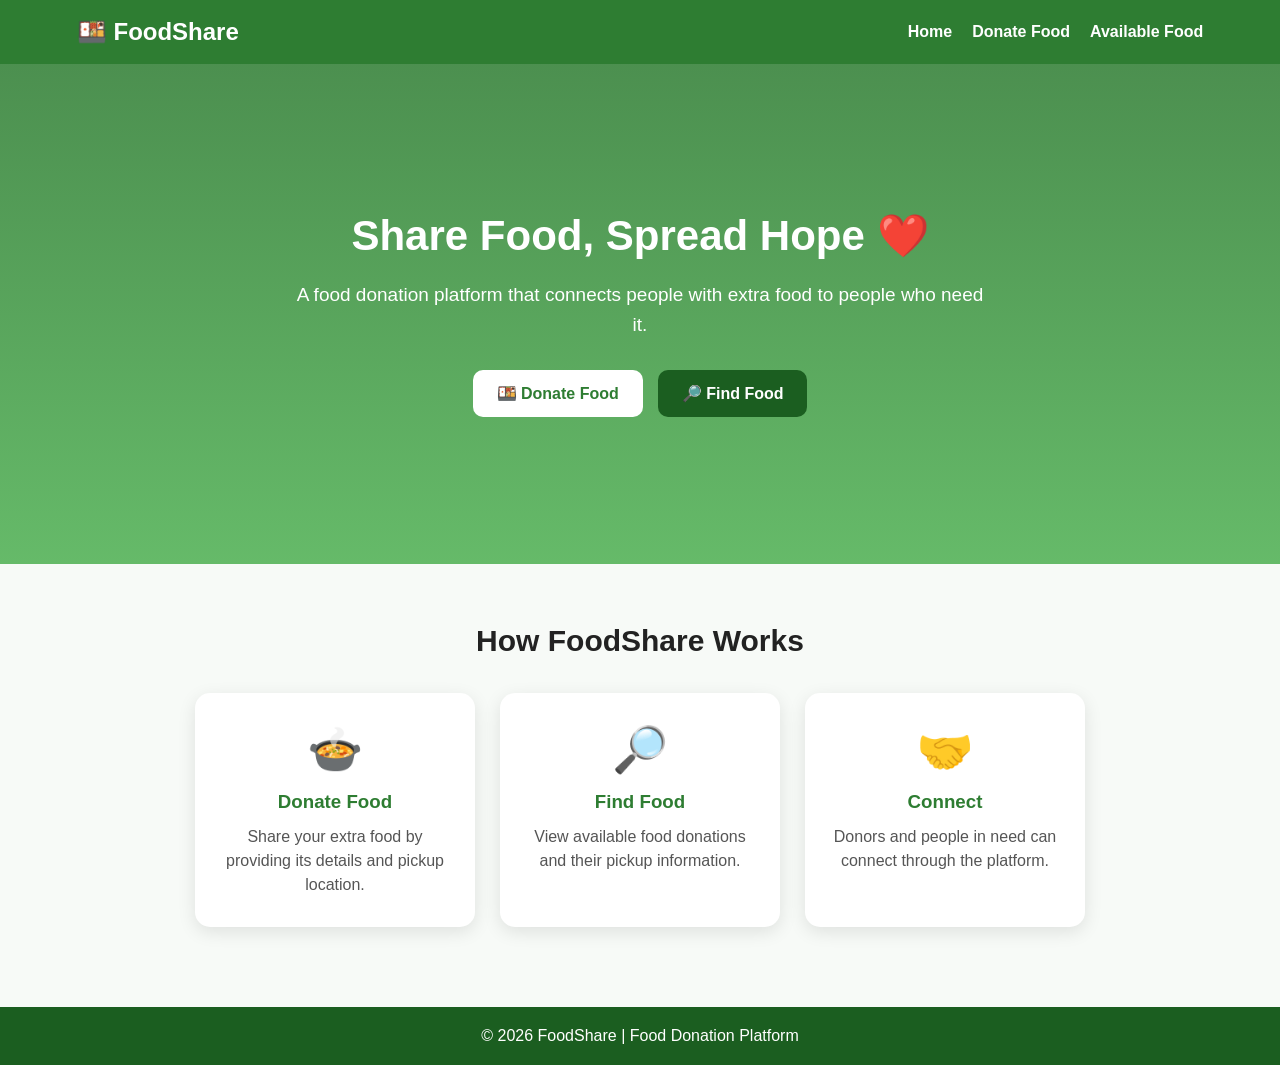
<file: index.html>
<!DOCTYPE html>
<html lang="en">
<head>
    <meta charset="UTF-8">
    <meta name="viewport" content="width=device-width, initial-scale=1.0">

    <title>FoodShare - Food Donation Platform</title>

    <link rel="stylesheet" href="style.css">
</head>

<body>

    <!-- Navigation Bar -->
    <nav class="navbar">

        <div class="logo">
            🍱 FoodShare
        </div>

        <div class="nav-links">
            <a href="index.html">Home</a>
            <a href="donate.html">Donate Food</a>
            <a href="available.html">Available Food</a>
        </div>

    </nav>


    <!-- Hero Section -->

    <section class="hero">

        <div class="hero-content">

            <h1>Share Food, Spread Hope ❤️</h1>

            <p>
                A food donation platform that connects
                people with extra food to people who need it.
            </p>

            <div class="hero-buttons">

                <a href="donate.html" class="btn">
                    🍱 Donate Food
                </a>

                <a href="available.html" class="btn secondary">
                    🔎 Find Food
                </a>

            </div>

        </div>

    </section>


    <!-- How It Works -->

    <section class="how-it-works">

        <h2>How FoodShare Works</h2>

        <div class="cards">

            <div class="card">

                <div class="icon">🍲</div>

                <h3>Donate Food</h3>

                <p>
                    Share your extra food by providing
                    its details and pickup location.
                </p>

            </div>


            <div class="card">

                <div class="icon">🔎</div>

                <h3>Find Food</h3>

                <p>
                    View available food donations
                    and their pickup information.
                </p>

            </div>


            <div class="card">

                <div class="icon">🤝</div>

                <h3>Connect</h3>

                <p>
                    Donors and people in need can
                    connect through the platform.
                </p>

            </div>

        </div>

    </section>


    <!-- Footer -->

    <footer>

        <p>
            © 2026 FoodShare | Food Donation Platform
        </p>

    </footer>


    <script src="script.js"></script>

</body>
</html>
</file>
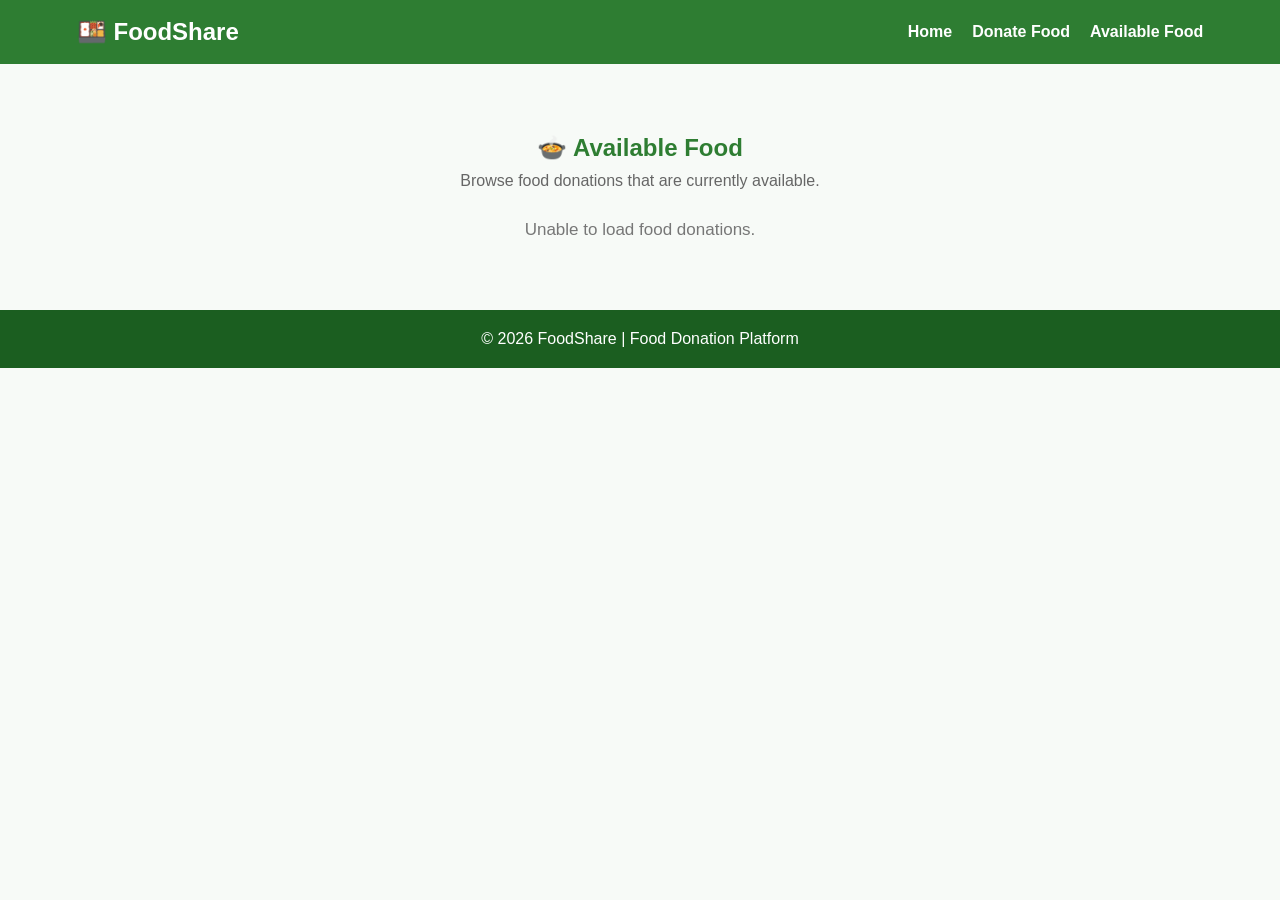
<file: available.html>
<!DOCTYPE html>
<html lang="en">

<head>
    <meta charset="UTF-8">
    <meta name="viewport" content="width=device-width, initial-scale=1.0">

    <title>Available Food - FoodShare</title>

    <link rel="stylesheet" href="style.css">
</head>

<body>

    <!-- Navigation -->
    <nav class="navbar">

        <div class="logo">
            🍱 FoodShare
        </div>

        <div class="nav-links">
            <a href="index.html">Home</a>
            <a href="donate.html">Donate Food</a>
            <a href="available.html">Available Food</a>
        </div>

    </nav>


    <!-- Available Food -->

    <section class="available-section">

        <h1>🍲 Available Food</h1>

        <p>
            Browse food donations that are currently available.
        </p>

        <div id="foodList">

            <p class="no-food">
                No food donations available yet.
            </p>

        </div>

    </section>


    <!-- Footer -->

    <footer>

        <p>
            © 2026 FoodShare | Food Donation Platform
        </p>

    </footer>


    <script src="script.js"></script>

</body>

</html>
</file>
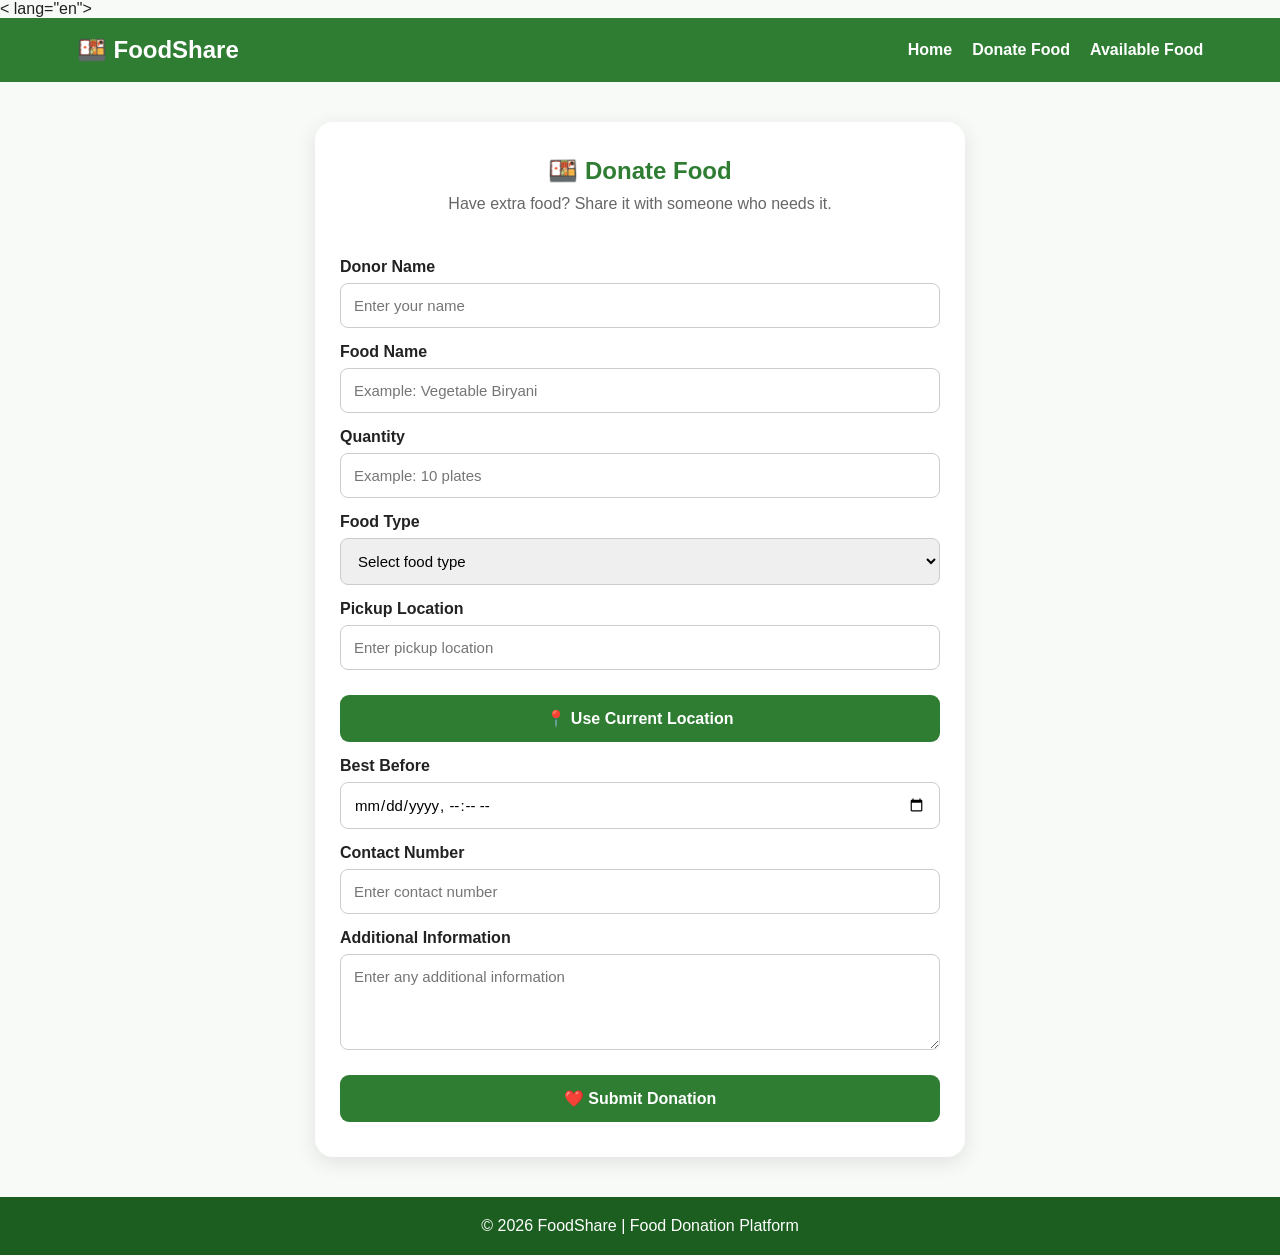
<file: donate.html>
<!DOCTYPE html>
< lang="en">

<head>
    <meta charset="UTF-8">
    <meta name="viewport" content="width=device-width, initial-scale=1.0">

    <title>Donate Food - FoodShare</title>

    <link rel="stylesheet" href="style.css">
</head>

<body>

    <!-- Navigation -->
    <nav class="navbar">

        <div class="logo">
            🍱 FoodShare
        </div>

        <div class="nav-links">
            <a href="index.html">Home</a>
            <a href="donate.html">Donate Food</a>
            <a href="available.html">Available Food</a>
        </div>

    </nav>


    <!-- Donation Form -->
    <section class="donate-section">

        <h1>🍱 Donate Food</h1>

        <p>
            Have extra food? Share it with someone who needs it.
        </p>


        <form id="donationForm">

            <label for="donorName">Donor Name</label>

            <input
                type="text"
                id="donorName"
                placeholder="Enter your name"
                required
            >


            <label for="foodName">Food Name</label>

            <input
                type="text"
                id="foodName"
                placeholder="Example: Vegetable Biryani"
                required
            >


            <label for="quantity">Quantity</label>

            <input
                type="text"
                id="quantity"
                placeholder="Example: 10 plates"
                required
            >


            <label for="foodType">Food Type</label>

            <select id="foodType" required>

                <option value="">
                    Select food type
                </option>

                <option value="Vegetarian">
                    Vegetarian
                </option>

                <option value="Non-Vegetarian">
                    Non-Vegetarian
                </option>

                <option value="Vegan">
                    Vegan
                </option>

                <option value="Other">
                    Other
                </option>

            </select>


            <label for="location">Pickup Location</label>

            <input
                type="text"
                id="location"
                placeholder="Enter pickup location"
                required
            >
<button type="button" onclick="getCurrentLocation()">
    📍 Use Current Location
</button>

            <label for="expiry">Best Before</label>

            <input
                type="datetime-local"
                id="expiry"
                required
            >


            <label for="contact">Contact Number</label>

            <input
                type="tel"
                id="contact"
                placeholder="Enter contact number"
                required
            >


            <label for="description">
                Additional Information
            </label>

            <textarea
                id="description"
                rows="4"
                placeholder="Enter any additional information"
            ></textarea>


            <button type="submit">
                ❤️ Submit Donation
            </button>

        </form>

    </section>


    <!-- Footer -->

    <footer>

        <p>
            © 2026 FoodShare | Food Donation Platform
        </p>

    </footer>
<script>
function getCurrentLocation() {

    if (!navigator.geolocation) {
        alert("Location is not supported by this browser.");
        return;
    }

    navigator.geolocation.getCurrentPosition(
        function(position) {

            const latitude = position.coords.latitude;
            const longitude = position.coords.longitude;

            document.getElementById("location").value =
                "Latitude: " + latitude.toFixed(6) +
                ", Longitude: " + longitude.toFixed(6);
        },

        function(error) {
            alert("Please allow location permission in your browser.");
        }
    );
}
              </script>

    <script src="script.js"></script>

</body>

</html>
</file>
<file: style.css>
* {
    margin: 0;
    padding: 0;
    box-sizing: border-box;
}

body {
    font-family: Arial, sans-serif;
    background: #f7faf7;
    color: #222;
}


/* NAVIGATION */

.navbar {
    background: #2e7d32;
    color: white;
    padding: 18px 6%;
    display: flex;
    justify-content: space-between;
    align-items: center;
    flex-wrap: wrap;
}

.logo {
    font-size: 24px;
    font-weight: bold;
}

.nav-links {
    display: flex;
    gap: 20px;
}

.nav-links a {
    color: white;
    text-decoration: none;
    font-weight: bold;
}

.nav-links a:hover {
    text-decoration: underline;
}


/* HOME */

.hero {
    min-height: 500px;
    display: flex;
    justify-content: center;
    align-items: center;
    text-align: center;
    padding: 40px 20px;

    background: linear-gradient(
        rgba(46, 125, 50, 0.85),
        rgba(76, 175, 80, 0.85)
    );
}

.hero-content {
    max-width: 700px;
    color: white;
}

.hero h1 {
    font-size: 42px;
    margin-bottom: 20px;
}

.hero p {
    font-size: 19px;
    line-height: 1.6;
    margin-bottom: 30px;
}

.hero-buttons {
    display: flex;
    justify-content: center;
    gap: 15px;
    flex-wrap: wrap;
}

.btn {
    display: inline-block;
    background: white;
    color: #2e7d32;
    padding: 14px 24px;
    border-radius: 10px;
    text-decoration: none;
    font-weight: bold;
}

.btn.secondary {
    background: #1b5e20;
    color: white;
}


/* HOW IT WORKS */

.how-it-works {
    padding: 60px 6%;
    text-align: center;
}

.how-it-works h2 {
    font-size: 30px;
    margin-bottom: 35px;
}

.cards {
    display: flex;
    justify-content: center;
    gap: 25px;
    flex-wrap: wrap;
}

.card {
    background: white;
    width: 280px;
    padding: 30px 20px;
    border-radius: 15px;
    box-shadow: 0 5px 18px rgba(0, 0, 0, 0.1);
}

.icon {
    font-size: 45px;
    margin-bottom: 15px;
}

.card h3 {
    margin-bottom: 12px;
    color: #2e7d32;
}

.card p {
    line-height: 1.5;
    color: #555;
}


/* DONATE PAGE */

.donate-section {
    max-width: 650px;
    margin: 40px auto;
    padding: 35px 25px;
    background: white;
    border-radius: 18px;
    box-shadow: 0 5px 20px rgba(0, 0, 0, 0.1);
}

.donate-section h1 {
    text-align: center;
    color: #2e7d32;
    margin-bottom: 10px;
}

.donate-section > p {
    text-align: center;
    color: #666;
    margin-bottom: 30px;
}

#donationForm {
    display: flex;
    flex-direction: column;
}

#donationForm label {
    margin-top: 15px;
    margin-bottom: 7px;
    font-weight: bold;
}

#donationForm input,
#donationForm select,
#donationForm textarea {
    width: 100%;
    padding: 13px;
    border: 1px solid #ccc;
    border-radius: 8px;
    font-size: 15px;
    font-family: Arial, sans-serif;
}

#donationForm input:focus,
#donationForm select:focus,
#donationForm textarea:focus {
    outline: none;
    border-color: #2e7d32;
}

#donationForm button {
    margin-top: 25px;
    padding: 14px;
    border: none;
    border-radius: 9px;
    background: #2e7d32;
    color: white;
    font-size: 16px;
    font-weight: bold;
}

#successMessage {
    margin-top: 20px;
    text-align: center;
    color: #2e7d32;
    font-weight: bold;
}


/* AVAILABLE FOOD */

.available-section {
    max-width: 900px;
    margin: 40px auto;
    padding: 30px 20px;
    text-align: center;
}

.available-section h1 {
    color: #2e7d32;
    margin-bottom: 10px;
}

.available-section > p {
    color: #666;
    margin-bottom: 30px;
}

#foodList {
    display: flex;
    justify-content: center;
    flex-wrap: wrap;
    gap: 20px;
}

.food-card {
    width: 100%;
    max-width: 500px;
    background: white;
    padding: 25px;
    border-radius: 15px;
    text-align: left;
    box-shadow: 0 5px 18px rgba(0, 0, 0, 0.1);
    border-left: 5px solid #2e7d32;
}

.food-card h2 {
    color: #2e7d32;
    margin-bottom: 20px;
}

.food-card p {
    margin: 10px 0;
    line-height: 1.5;
    color: #444;
}

.food-card button {
    width: 100%;
    margin-top: 20px;
    padding: 13px;
    border: none;
    border-radius: 8px;
    background: #2e7d32;
    color: white;
    font-size: 16px;
    font-weight: bold;
}

.no-food {
    color: #777;
    font-size: 17px;
}


/* FOOTER */

footer {
    background: #1b5e20;
    color: white;
    text-align: center;
    padding: 20px;
    margin-top: 20px;
}


/* MOBILE */

@media (max-width: 600px) {

    .navbar {
        justify-content: center;
        gap: 15px;
    }

    .nav-links {
        width: 100%;
        justify-content: center;
        flex-wrap: wrap;
        gap: 12px;
    }

    .hero {
        min-height: 450px;
    }

    .hero h1 {
        font-size: 32px;
    }

    .hero p {
        font-size: 17px;
    }

    .card {
        width: 100%;
        max-width: 350px;
    }

    .donate-section {
        margin: 25px 15px;
        padding: 25px 18px;
    }

    .available-section {
        margin: 25px 10px;
    }
}
</file>
